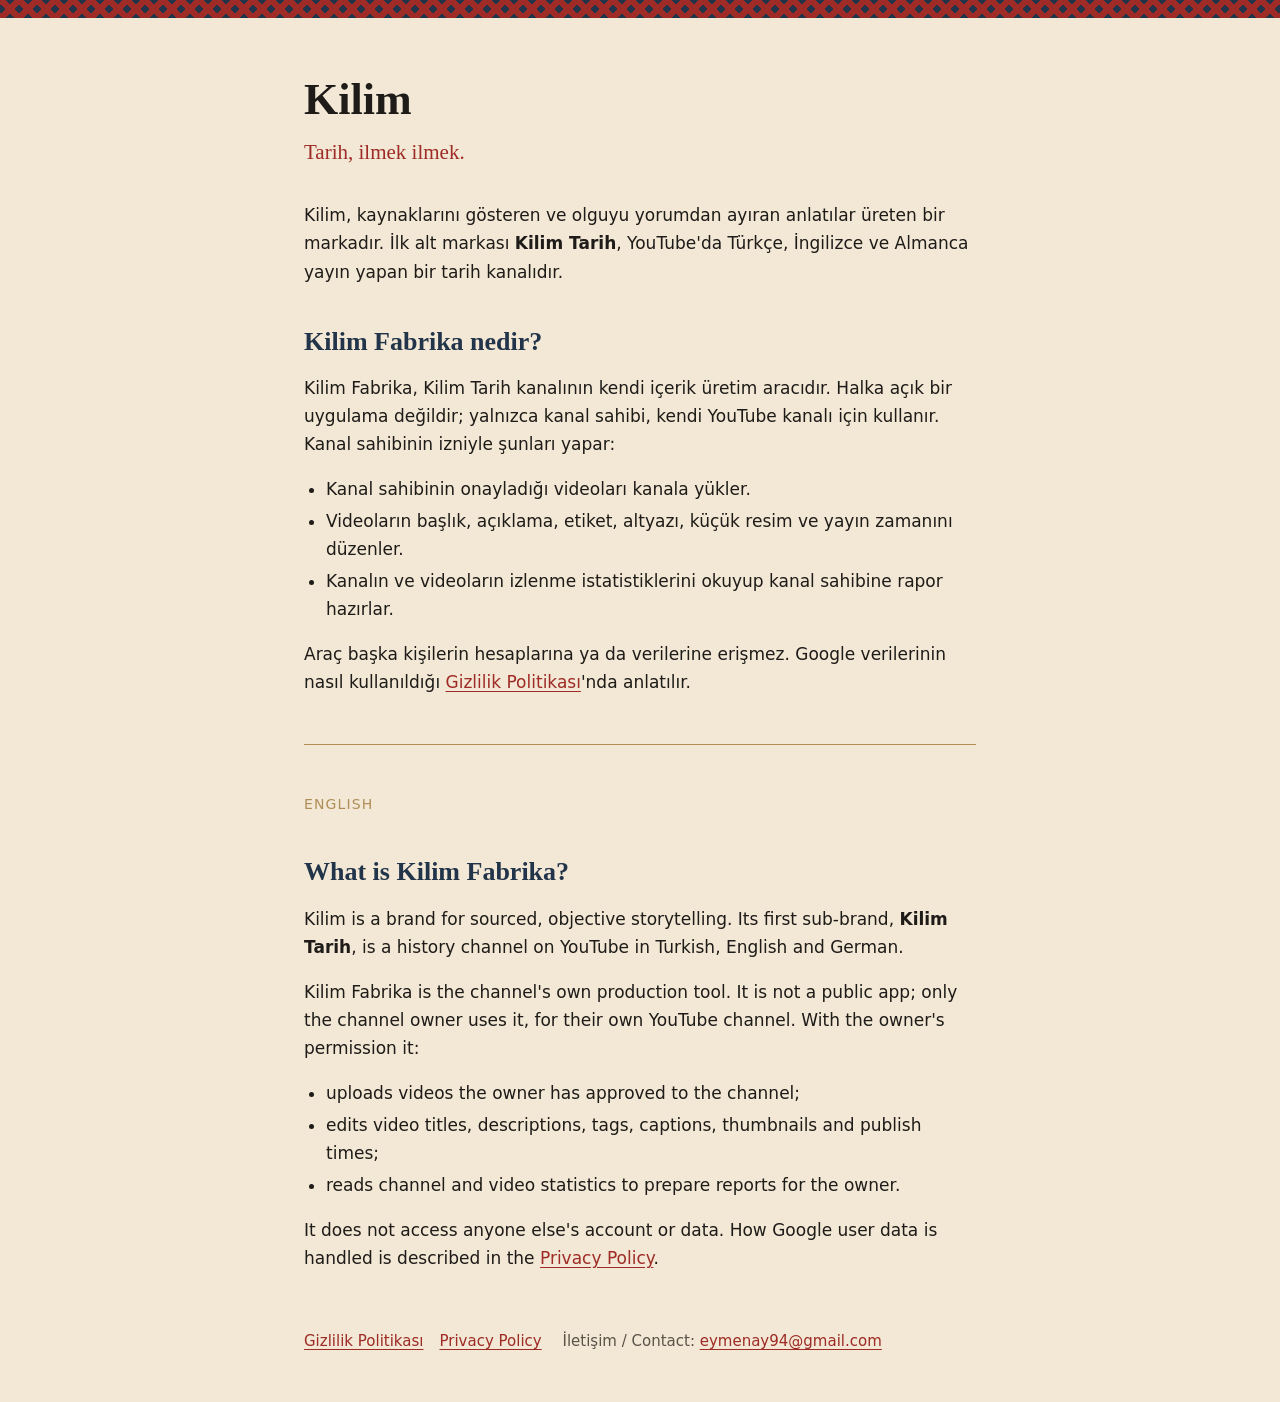
<file: index.html>
<!DOCTYPE html>
<html lang="tr">
<head>
<meta charset="utf-8">
<meta name="viewport" content="width=device-width, initial-scale=1">
<title>Kilim — Kilim Fabrika</title>
<meta name="description" content="Kilim: kaynaklı, tarafsız anlatı. Kilim Fabrika, Kilim Tarih YouTube kanalının kendi içerik üretim aracıdır.">
<link rel="stylesheet" href="stil.css">
</head>
<body>
<div class="kenar" aria-hidden="true"></div>
<main>
  <h1>Kilim</h1>
  <p class="alt-baslik">Tarih, ilmek ilmek.</p>

  <p>Kilim, kaynaklarını gösteren ve olguyu yorumdan ayıran anlatılar üreten bir markadır. İlk alt markası <strong>Kilim Tarih</strong>, YouTube'da Türkçe, İngilizce ve Almanca yayın yapan bir tarih kanalıdır.</p>

  <h2>Kilim Fabrika nedir?</h2>
  <p>Kilim Fabrika, Kilim Tarih kanalının kendi içerik üretim aracıdır. Halka açık bir uygulama değildir; yalnızca kanal sahibi, kendi YouTube kanalı için kullanır. Kanal sahibinin izniyle şunları yapar:</p>
  <ul>
    <li>Kanal sahibinin onayladığı videoları kanala yükler.</li>
    <li>Videoların başlık, açıklama, etiket, altyazı, küçük resim ve yayın zamanını düzenler.</li>
    <li>Kanalın ve videoların izlenme istatistiklerini okuyup kanal sahibine rapor hazırlar.</li>
  </ul>
  <p>Araç başka kişilerin hesaplarına ya da verilerine erişmez. Google verilerinin nasıl kullanıldığı <a href="gizlilik/">Gizlilik Politikası</a>'nda anlatılır.</p>

  <hr class="ayrac">

  <section lang="en">
    <p class="dil">English</p>
    <h2>What is Kilim Fabrika?</h2>
    <p>Kilim is a brand for sourced, objective storytelling. Its first sub-brand, <strong>Kilim Tarih</strong>, is a history channel on YouTube in Turkish, English and German.</p>
    <p>Kilim Fabrika is the channel's own production tool. It is not a public app; only the channel owner uses it, for their own YouTube channel. With the owner's permission it:</p>
    <ul>
      <li>uploads videos the owner has approved to the channel;</li>
      <li>edits video titles, descriptions, tags, captions, thumbnails and publish times;</li>
      <li>reads channel and video statistics to prepare reports for the owner.</li>
    </ul>
    <p>It does not access anyone else's account or data. How Google user data is handled is described in the <a href="gizlilik/#en">Privacy Policy</a>.</p>
  </section>
</main>
<footer>
  <a href="gizlilik/">Gizlilik Politikası</a><a href="gizlilik/#en">Privacy Policy</a>
  <span>İletişim / Contact: <a href="mailto:eymenay94@gmail.com">eymenay94@gmail.com</a></span>
</footer>
</body>
</html>
</file>
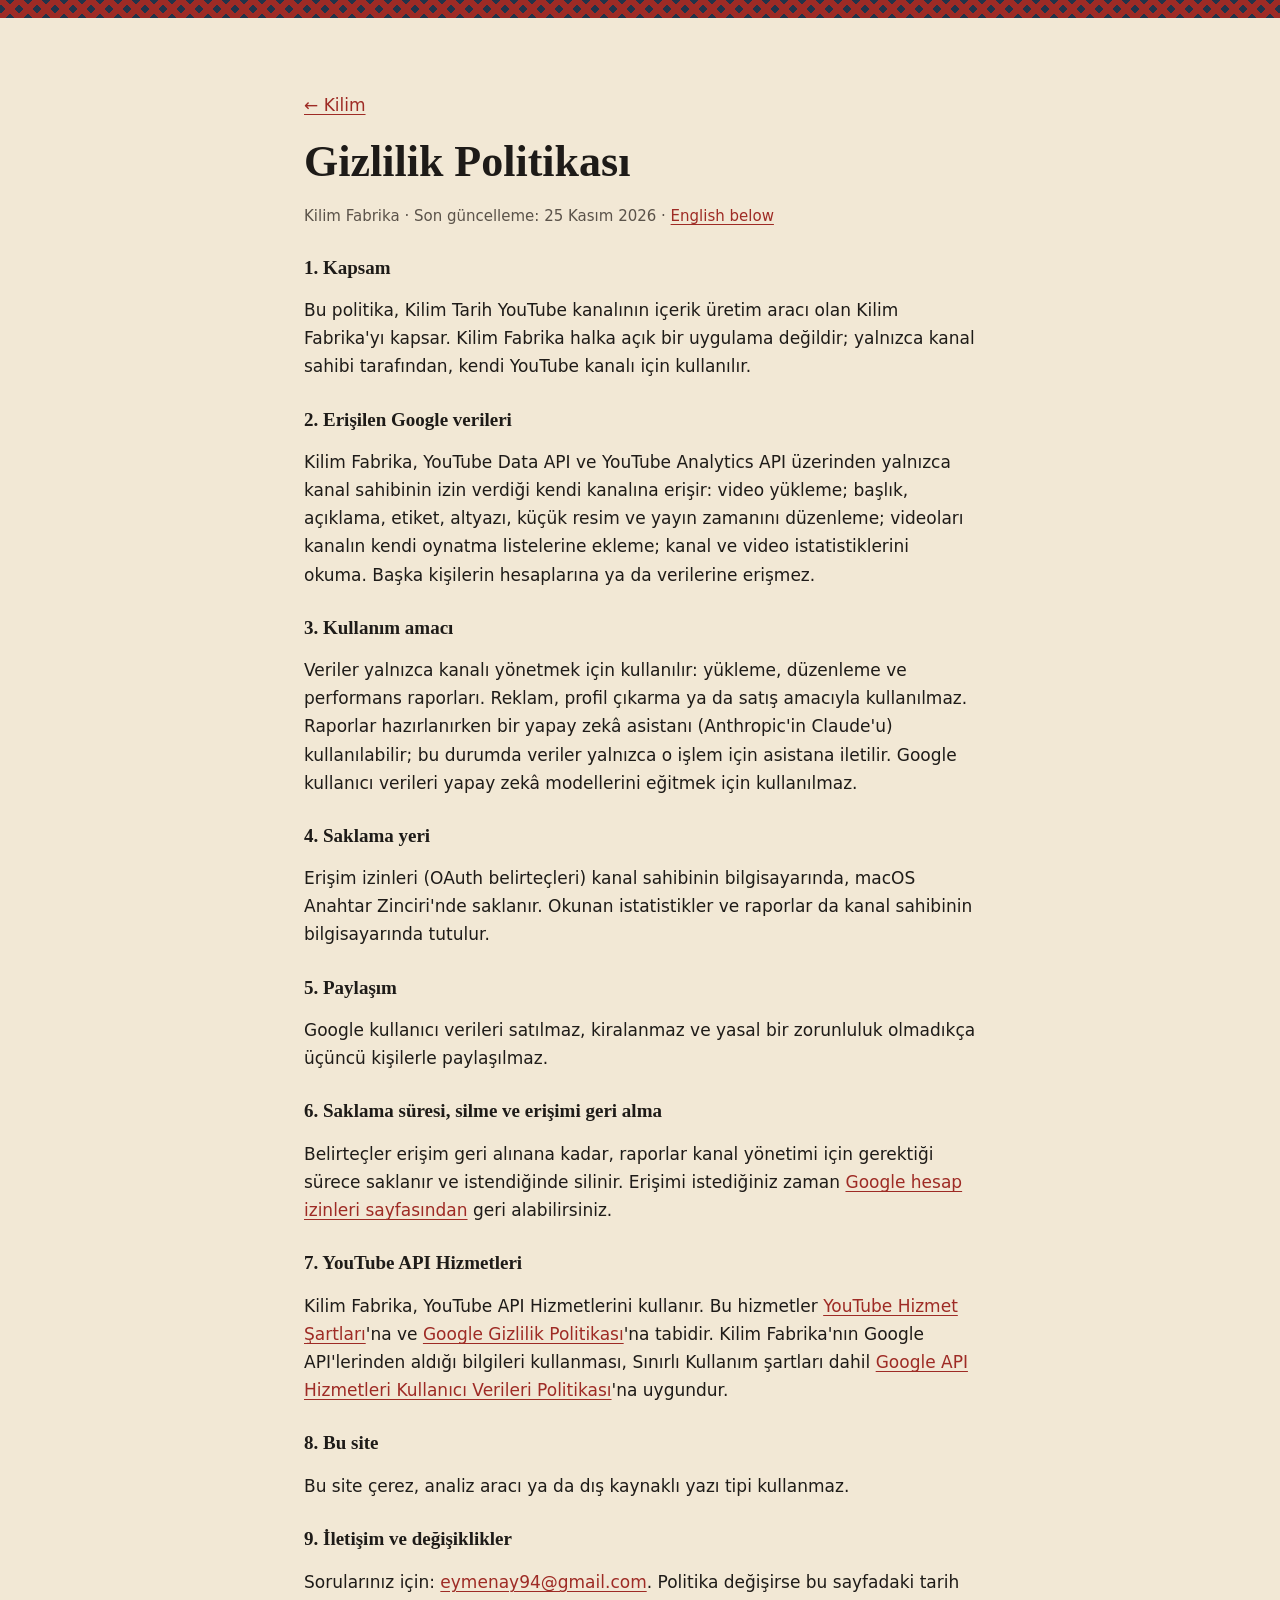
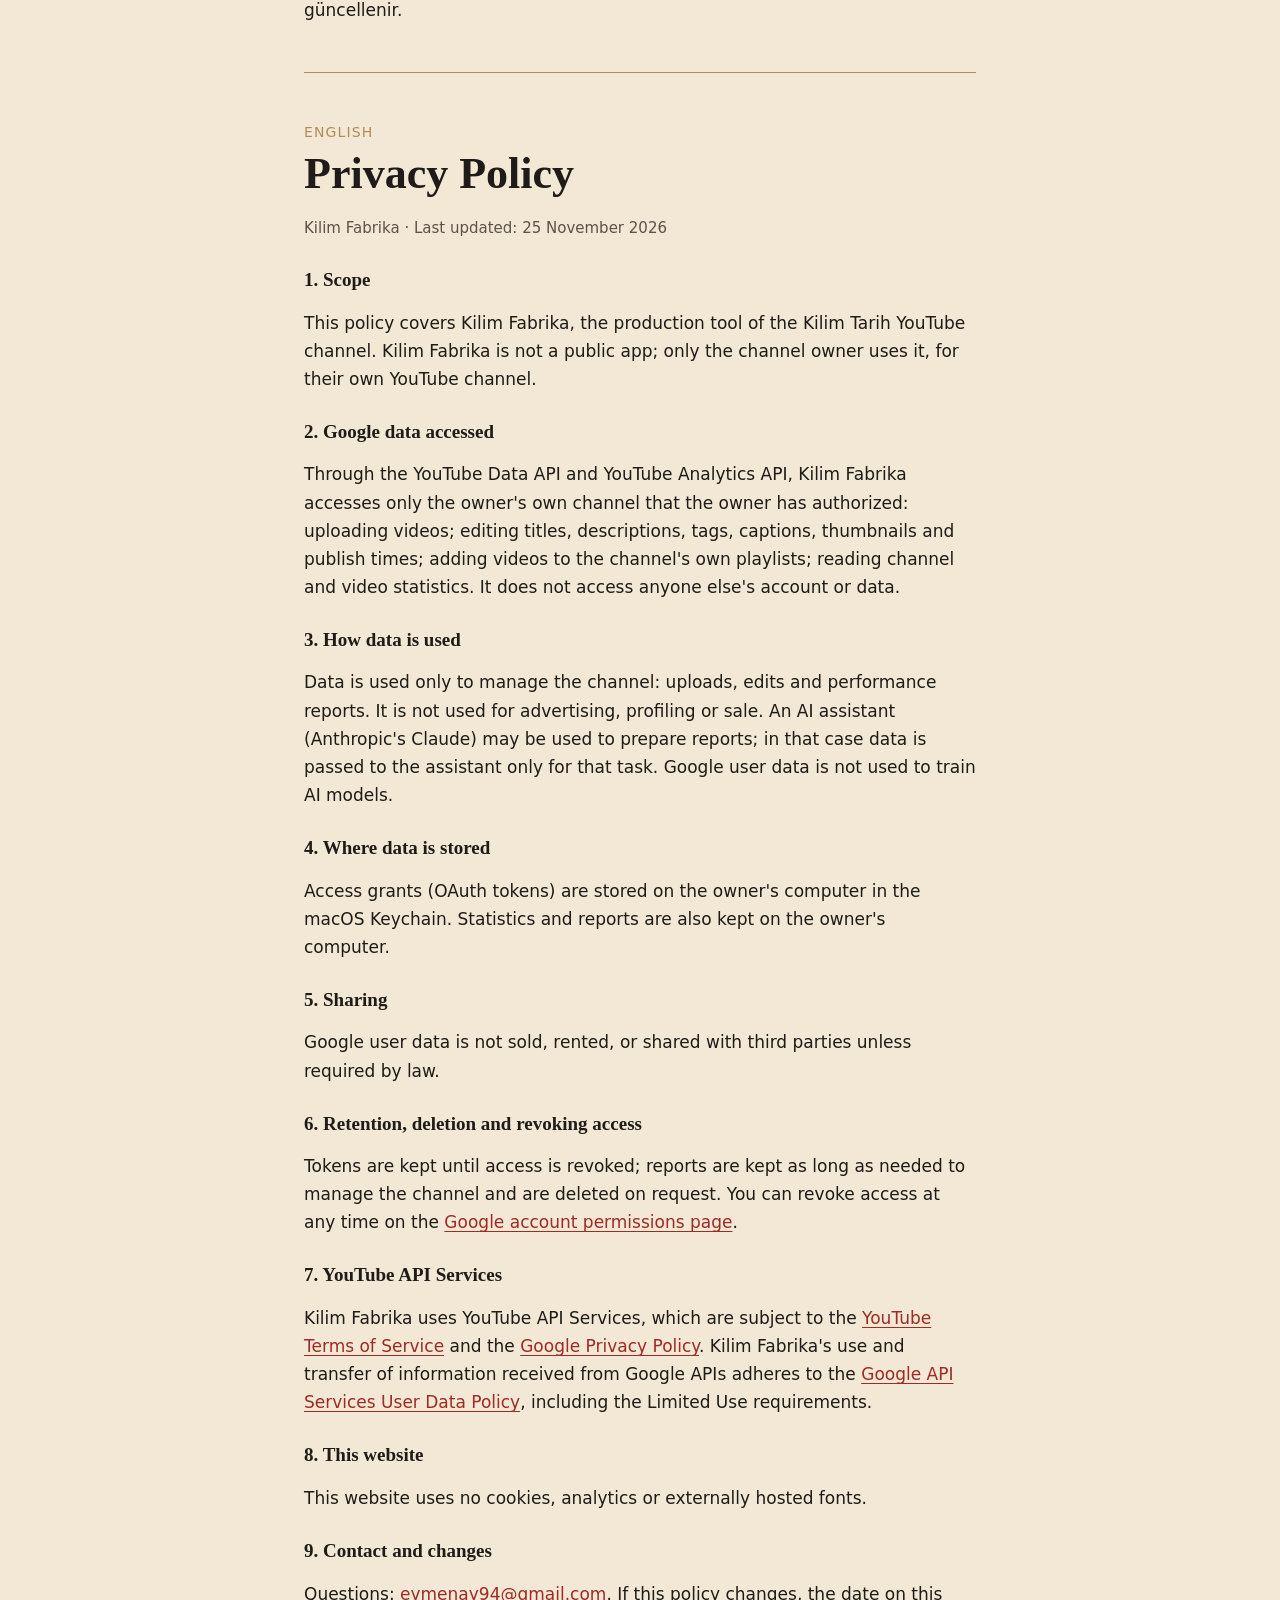
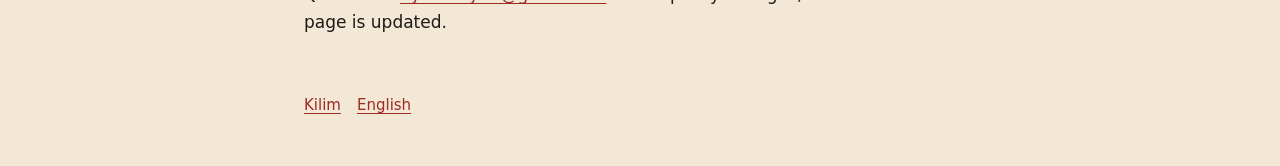
<file: gizlilik/index.html>
<!DOCTYPE html>
<html lang="tr">
<head>
<meta charset="utf-8">
<meta name="viewport" content="width=device-width, initial-scale=1">
<title>Gizlilik Politikası / Privacy Policy — Kilim Fabrika</title>
<link rel="stylesheet" href="../stil.css">
</head>
<body>
<div class="kenar" aria-hidden="true"></div>
<main>
  <p><a href="../">← Kilim</a></p>
  <h1>Gizlilik Politikası</h1>
  <p class="tarih">Kilim Fabrika · Son güncelleme: 25 Kasım 2026 · <a href="#en">English below</a></p>

  <h3>1. Kapsam</h3>
  <p>Bu politika, Kilim Tarih YouTube kanalının içerik üretim aracı olan Kilim Fabrika'yı kapsar. Kilim Fabrika halka açık bir uygulama değildir; yalnızca kanal sahibi tarafından, kendi YouTube kanalı için kullanılır.</p>

  <h3>2. Erişilen Google verileri</h3>
  <p>Kilim Fabrika, YouTube Data API ve YouTube Analytics API üzerinden yalnızca kanal sahibinin izin verdiği kendi kanalına erişir: video yükleme; başlık, açıklama, etiket, altyazı, küçük resim ve yayın zamanını düzenleme; videoları kanalın kendi oynatma listelerine ekleme; kanal ve video istatistiklerini okuma. Başka kişilerin hesaplarına ya da verilerine erişmez.</p>

  <h3>3. Kullanım amacı</h3>
  <p>Veriler yalnızca kanalı yönetmek için kullanılır: yükleme, düzenleme ve performans raporları. Reklam, profil çıkarma ya da satış amacıyla kullanılmaz. Raporlar hazırlanırken bir yapay zekâ asistanı (Anthropic'in Claude'u) kullanılabilir; bu durumda veriler yalnızca o işlem için asistana iletilir. Google kullanıcı verileri yapay zekâ modellerini eğitmek için kullanılmaz.</p>

  <h3>4. Saklama yeri</h3>
  <p>Erişim izinleri (OAuth belirteçleri) kanal sahibinin bilgisayarında, macOS Anahtar Zinciri'nde saklanır. Okunan istatistikler ve raporlar da kanal sahibinin bilgisayarında tutulur.</p>

  <h3>5. Paylaşım</h3>
  <p>Google kullanıcı verileri satılmaz, kiralanmaz ve yasal bir zorunluluk olmadıkça üçüncü kişilerle paylaşılmaz.</p>

  <h3>6. Saklama süresi, silme ve erişimi geri alma</h3>
  <p>Belirteçler erişim geri alınana kadar, raporlar kanal yönetimi için gerektiği sürece saklanır ve istendiğinde silinir. Erişimi istediğiniz zaman <a href="https://security.google.com/settings/security/permissions">Google hesap izinleri sayfasından</a> geri alabilirsiniz.</p>

  <h3>7. YouTube API Hizmetleri</h3>
  <p>Kilim Fabrika, YouTube API Hizmetlerini kullanır. Bu hizmetler <a href="https://www.youtube.com/t/terms">YouTube Hizmet Şartları</a>'na ve <a href="https://www.google.com/policies/privacy">Google Gizlilik Politikası</a>'na tabidir. Kilim Fabrika'nın Google API'lerinden aldığı bilgileri kullanması, Sınırlı Kullanım şartları dahil <a href="https://developers.google.com/terms/api-services-user-data-policy">Google API Hizmetleri Kullanıcı Verileri Politikası</a>'na uygundur.</p>

  <h3>8. Bu site</h3>
  <p>Bu site çerez, analiz aracı ya da dış kaynaklı yazı tipi kullanmaz.</p>

  <h3>9. İletişim ve değişiklikler</h3>
  <p>Sorularınız için: <a href="mailto:eymenay94@gmail.com">eymenay94@gmail.com</a>. Politika değişirse bu sayfadaki tarih güncellenir.</p>

  <hr class="ayrac">

  <section id="en" lang="en">
    <p class="dil">English</p>
    <h1>Privacy Policy</h1>
    <p class="tarih">Kilim Fabrika · Last updated: 25 November 2026</p>

    <h3>1. Scope</h3>
    <p>This policy covers Kilim Fabrika, the production tool of the Kilim Tarih YouTube channel. Kilim Fabrika is not a public app; only the channel owner uses it, for their own YouTube channel.</p>

    <h3>2. Google data accessed</h3>
    <p>Through the YouTube Data API and YouTube Analytics API, Kilim Fabrika accesses only the owner's own channel that the owner has authorized: uploading videos; editing titles, descriptions, tags, captions, thumbnails and publish times; adding videos to the channel's own playlists; reading channel and video statistics. It does not access anyone else's account or data.</p>

    <h3>3. How data is used</h3>
    <p>Data is used only to manage the channel: uploads, edits and performance reports. It is not used for advertising, profiling or sale. An AI assistant (Anthropic's Claude) may be used to prepare reports; in that case data is passed to the assistant only for that task. Google user data is not used to train AI models.</p>

    <h3>4. Where data is stored</h3>
    <p>Access grants (OAuth tokens) are stored on the owner's computer in the macOS Keychain. Statistics and reports are also kept on the owner's computer.</p>

    <h3>5. Sharing</h3>
    <p>Google user data is not sold, rented, or shared with third parties unless required by law.</p>

    <h3>6. Retention, deletion and revoking access</h3>
    <p>Tokens are kept until access is revoked; reports are kept as long as needed to manage the channel and are deleted on request. You can revoke access at any time on the <a href="https://security.google.com/settings/security/permissions">Google account permissions page</a>.</p>

    <h3>7. YouTube API Services</h3>
    <p>Kilim Fabrika uses YouTube API Services, which are subject to the <a href="https://www.youtube.com/t/terms">YouTube Terms of Service</a> and the <a href="https://www.google.com/policies/privacy">Google Privacy Policy</a>. Kilim Fabrika's use and transfer of information received from Google APIs adheres to the <a href="https://developers.google.com/terms/api-services-user-data-policy">Google API Services User Data Policy</a>, including the Limited Use requirements.</p>

    <h3>8. This website</h3>
    <p>This website uses no cookies, analytics or externally hosted fonts.</p>

    <h3>9. Contact and changes</h3>
    <p>Questions: <a href="mailto:eymenay94@gmail.com">eymenay94@gmail.com</a>. If this policy changes, the date on this page is updated.</p>
  </section>
</main>
<footer>
  <a href="../">Kilim</a><a href="#en">English</a>
</footer>
</body>
</html>
</file>
<file: stil.css>
/* Kilim — ortak stil. Renkler markalar/kilim/marka.yaml ile aynı. Dış yazı tipi ya da izleyici yok. */
:root {
  --zemin: #F2E8D5;
  --murekkep: #1E1B18;
  --civit: #22344A;
  --kokboya: #9E2B25;
  --altin: #B08D57;
  --baslik: "Cardo", Georgia, "Times New Roman", serif;
  --metin: "Inter", system-ui, -apple-system, "Segoe UI", Roboto, sans-serif;
}
* { box-sizing: border-box; }
html { background: var(--zemin); color: var(--murekkep); }
body {
  margin: 0;
  font-family: var(--metin);
  font-size: 17px;
  line-height: 1.65;
}
.kenar {
  height: 18px;
  background-color: var(--civit);
  background-image:
    linear-gradient(45deg, transparent 37%, var(--kokboya) 37%, var(--kokboya) 63%, transparent 63%),
    linear-gradient(-45deg, transparent 37%, var(--kokboya) 37%, var(--kokboya) 63%, transparent 63%);
  background-size: 18px 18px;
  background-position: center;
}
main { max-width: 720px; margin: 0 auto; padding: 56px 24px 40px; }
h1, h2, h3 { font-family: var(--baslik); font-weight: 700; line-height: 1.2; }
h1 { font-size: 44px; margin: 0 0 8px; }
h2 { font-size: 26px; margin: 40px 0 8px; color: var(--civit); }
h3 { font-size: 19px; margin: 28px 0 4px; }
.alt-baslik { font-family: var(--baslik); font-size: 21px; color: var(--kokboya); margin: 0 0 32px; }
a { color: var(--kokboya); text-underline-offset: 3px; }
a:hover { color: var(--civit); }
ul { padding-left: 22px; }
li { margin: 4px 0; }
.tarih { color: #5b534a; font-size: 15px; }
.ayrac { border: 0; border-top: 1px solid var(--altin); margin: 48px 0; }
.dil { font-size: 14px; letter-spacing: .08em; text-transform: uppercase; color: var(--altin); margin: 0 0 4px; }
footer { max-width: 720px; margin: 0 auto; padding: 0 24px 48px; font-size: 15px; color: #5b534a; }
footer a { margin-right: 16px; }
@media (max-width: 520px) { h1 { font-size: 34px; } main { padding-top: 40px; } }
</file>
